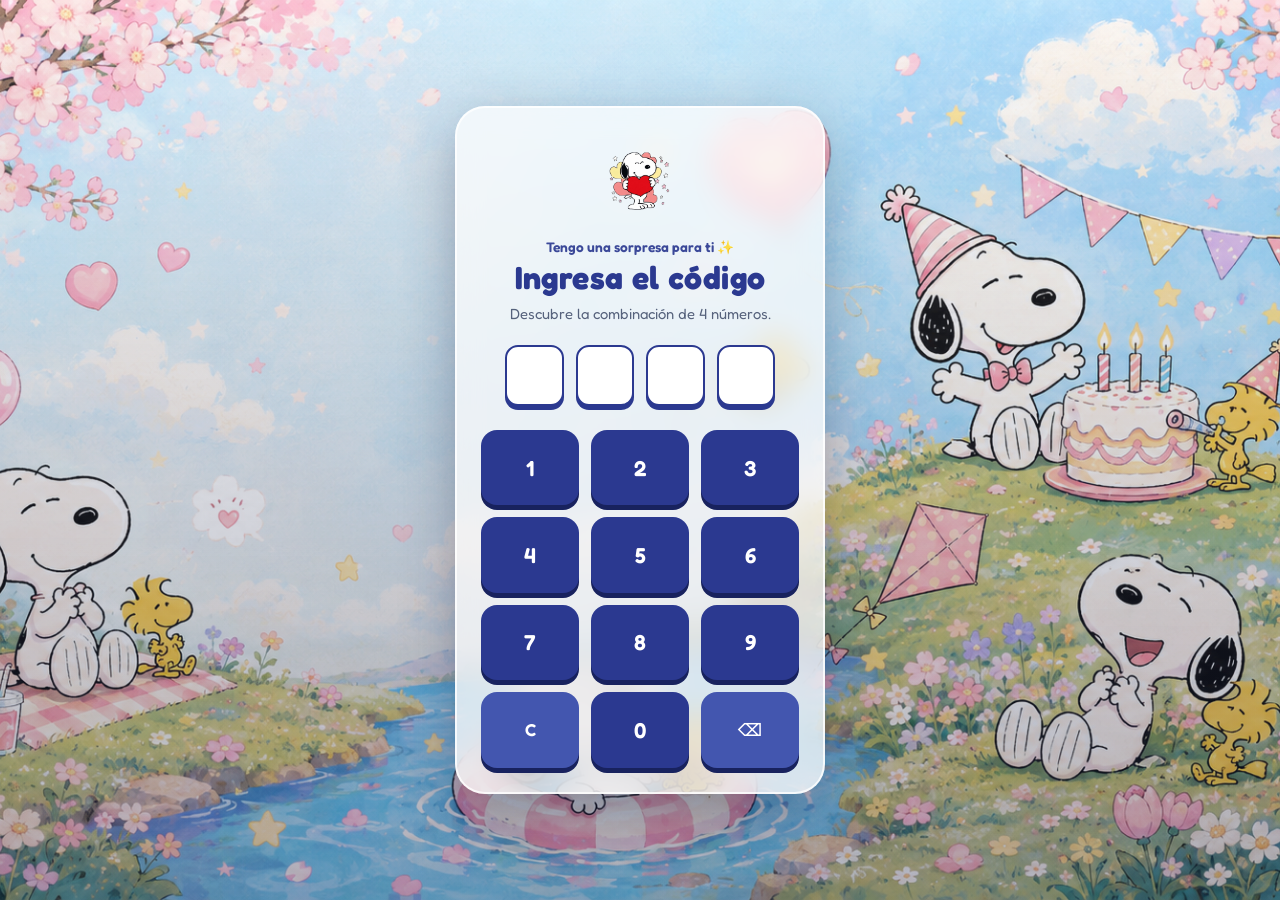
<file: index.html>
<!DOCTYPE html>
<html lang="es">
<head>
  <meta charset="UTF-8">
  <meta name="viewport" content="width=device-width, initial-scale=1, viewport-fit=cover">
  <meta name="theme-color" content="#9cb1c9">
  <title>Una sorpresa para ti</title>
  <link rel="preconnect" href="https://fonts.googleapis.com">
  <link rel="preconnect" href="https://fonts.gstatic.com" crossorigin>
  <link href="https://fonts.googleapis.com/css2?family=Fredoka:wght@400;500;600;700&display=swap" rel="stylesheet">
  <link rel="stylesheet" href="css/style.css">
</head>
<body class="index-image-page">
  <div class="index-image-overlay" aria-hidden="true"></div>

  <main id="screen-lock" class="screen">
    <section class="lock-card" aria-labelledby="lock-title">
      <img class="lock-snoopy" src="Doc/snoopy1.png" alt="Snoopy" draggable="false">
      <p class="eyebrow">Tengo una sorpresa para ti ✨</p>
      <h1 class="title" id="lock-title">Ingresa el código</h1>
      <p class="subtitle">Descubre la combinación de 4 números.</p>

      <div class="pin-display" aria-label="Código ingresado" aria-live="polite">
        <div class="pin-box" id="box-0"></div>
        <div class="pin-box" id="box-1"></div>
        <div class="pin-box" id="box-2"></div>
        <div class="pin-box" id="box-3"></div>
      </div>

      <div class="keypad" aria-label="Teclado numérico">
        <button type="button" class="key" data-val="1" aria-label="1">1</button>
        <button type="button" class="key" data-val="2" aria-label="2">2</button>
        <button type="button" class="key" data-val="3" aria-label="3">3</button>
        <button type="button" class="key" data-val="4" aria-label="4">4</button>
        <button type="button" class="key" data-val="5" aria-label="5">5</button>
        <button type="button" class="key" data-val="6" aria-label="6">6</button>
        <button type="button" class="key" data-val="7" aria-label="7">7</button>
        <button type="button" class="key" data-val="8" aria-label="8">8</button>
        <button type="button" class="key" data-val="9" aria-label="9">9</button>
        <button type="button" class="key action-key" id="btn-clear" aria-label="Borrar todo">C</button>
        <button type="button" class="key" data-val="0" aria-label="0">0</button>
        <button type="button" class="key action-key" id="btn-back" aria-label="Borrar último número">⌫</button>
      </div>

      <div class="feedback-modal hidden" id="feedback-modal" role="status" aria-live="polite">
        <div class="feedback-content">
          <img id="feedback-img" src="Doc/snoopy1.png" alt="Snoopy">
          <p id="feedback-text"></p>
        </div>
      </div>
    </section>
  </main>

  <script src="js/app.js"></script>
</body>
</html>
</file>
<file: css/style.css>
:root {
  --bg-color: #9cb1c9;
  --bg-deep: #829bb8;
  --star-color: rgba(255, 255, 255, 0.48);
  --primary-blue: #2b3990;
  --accent-blue: #4356af;
  --key-shadow: #18225e;
  --white: #ffffff;
  --text-soft: #56627c;
}

* {
  box-sizing: border-box;
  margin: 0;
  padding: 0;
}

html {
  -webkit-text-size-adjust: 100%;
}

body {
  min-width: 320px;
  min-height: 100vh;
  min-height: 100dvh;
  font-family: 'Fredoka', system-ui, sans-serif;
  color: var(--primary-blue);
  overflow-x: hidden;
  background-color: var(--bg-color);
}

.index-image-page {
  background-image: url('../Doc/fondo_index_snoopy.png');
  background-size: cover;
  background-position: center;
  background-repeat: no-repeat;
  background-attachment: fixed;
}

.index-image-overlay {
  position: fixed;
  inset: 0;
  z-index: -2;
  background: linear-gradient(180deg, rgba(255, 255, 255, .12), rgba(24, 33, 70, .32));
  pointer-events: none;
}

button {
  font: inherit;
  -webkit-tap-highlight-color: transparent;
}

.screen {
  width: 100%;
  min-height: 100vh;
  min-height: 100dvh;
  display: grid;
  place-items: center;
  padding: clamp(16px, 4vw, 32px);
}

.lock-card {
  position: relative;
  width: min(100%, 370px);
  padding: 28px 24px 24px;
  border: 2px solid rgba(255,255,255,.78);
  border-radius: 30px;
  background: rgba(255,255,255,.72);
  backdrop-filter: blur(14px);
  -webkit-backdrop-filter: blur(14px);
  box-shadow: 0 18px 55px rgba(20,31,64,.32);
  text-align: center;
  overflow: hidden;
}

.lock-snoopy {
  width: clamp(74px, 22vw, 104px);
  max-height: 95px;
  object-fit: contain;
  margin-bottom: 4px;
  user-select: none;
}

.eyebrow {
  margin-bottom: 6px;
  color: rgba(43,57,144,.92);
  font-size: .86rem;
  font-weight: 600;
}

.title {
  font-size: clamp(1.55rem, 6vw, 2rem);
  line-height: 1.08;
  letter-spacing: .4px;
}

.subtitle {
  max-width: 270px;
  margin: 8px auto 20px;
  color: var(--text-soft);
  font-size: .92rem;
  line-height: 1.4;
}

.pin-display {
  display: grid;
  grid-template-columns: repeat(4, 1fr);
  gap: clamp(8px, 2.5vw, 12px);
  margin: 0 auto 24px;
  max-width: 270px;
}

.pin-box {
  width: 100%;
  aspect-ratio: 1 / 1.05;
  min-width: 0;
  display: grid;
  place-items: center;
  border: 2.5px solid var(--primary-blue);
  border-radius: 13px;
  background: var(--white);
  box-shadow: 0 4px 0 var(--primary-blue);
  color: var(--primary-blue);
  font-size: clamp(1.35rem, 6vw, 1.75rem);
  font-weight: 700;
}

.keypad {
  display: grid;
  grid-template-columns: repeat(3, 1fr);
  gap: 12px;
  width: 100%;
}

.key {
  min-height: 60px;
  aspect-ratio: 1.3 / 1;
  border: 0;
  border-radius: 16px;
  background: var(--primary-blue);
  box-shadow: 0 5px 0 var(--key-shadow);
  color: var(--white);
  font-size: 1.35rem;
  font-weight: 600;
  cursor: pointer;
  transition: transform .08s ease, box-shadow .08s ease, filter .2s ease;
}

.key:hover {
  filter: brightness(1.08);
}

.key:focus-visible {
  outline: 3px solid rgba(255,255,255,.9);
  outline-offset: 3px;
}

.key:active {
  transform: translateY(4px);
  box-shadow: 0 1px 0 var(--key-shadow);
}

.action-key {
  background: var(--accent-blue);
  font-size: 1.08rem;
}

.feedback-modal {
  position: absolute;
  inset: 0;
  z-index: 20;
  display: grid;
  place-items: center;
  padding: 24px;
  border-radius: 28px;
  background: rgba(255,255,255,.97);
  opacity: 1;
  transform: scale(1);
  transition: opacity .22s ease, transform .22s ease;
}

.feedback-modal.hidden {
  opacity: 0;
  transform: scale(.94);
  pointer-events: none;
  visibility: hidden;
}

.feedback-content {
  display: flex;
  flex-direction: column;
  align-items: center;
  gap: 14px;
}

.feedback-content img {
  width: min(48vw, 145px);
  max-height: 145px;
  object-fit: contain;
}

.feedback-content p {
  max-width: 280px;
  color: var(--primary-blue);
  font-size: clamp(1.05rem, 4.5vw, 1.3rem);
  font-weight: 700;
  line-height: 1.35;
}

.shake {
  animation: shakeAnim .35s ease-in-out;
}

@keyframes shakeAnim {
  0%,100% { transform: translateX(0); }
  20%,60% { transform: translateX(-8px); }
  40%,80% { transform: translateX(8px); }
}

@media (max-width: 380px) {
  .screen { padding: 12px; }
  .lock-card { padding: 22px 16px 18px; border-radius: 24px; }
  .keypad { gap: 9px; }
  .key { min-height: 54px; border-radius: 14px; }
  .pin-display { margin-bottom: 20px; }
}

@media (max-height: 690px) and (orientation: landscape) {
  .screen { padding: 10px; }
  .lock-card { width: min(92vw, 600px); padding: 16px 20px; }
  .lock-snoopy, .subtitle { display: none; }
  .eyebrow { margin-bottom: 2px; }
  .title { margin-bottom: 12px; }
  .pin-display { max-width: 230px; margin-bottom: 14px; }
  .keypad { grid-template-columns: repeat(6, 1fr); gap: 8px; }
  .key { min-height: 48px; aspect-ratio: auto; }
}

@media (prefers-reduced-motion: reduce) {
  *, *::before, *::after {
    scroll-behavior: auto !important;
    transition: none !important;
    animation-duration: .01ms !important;
  }
}
</file>
